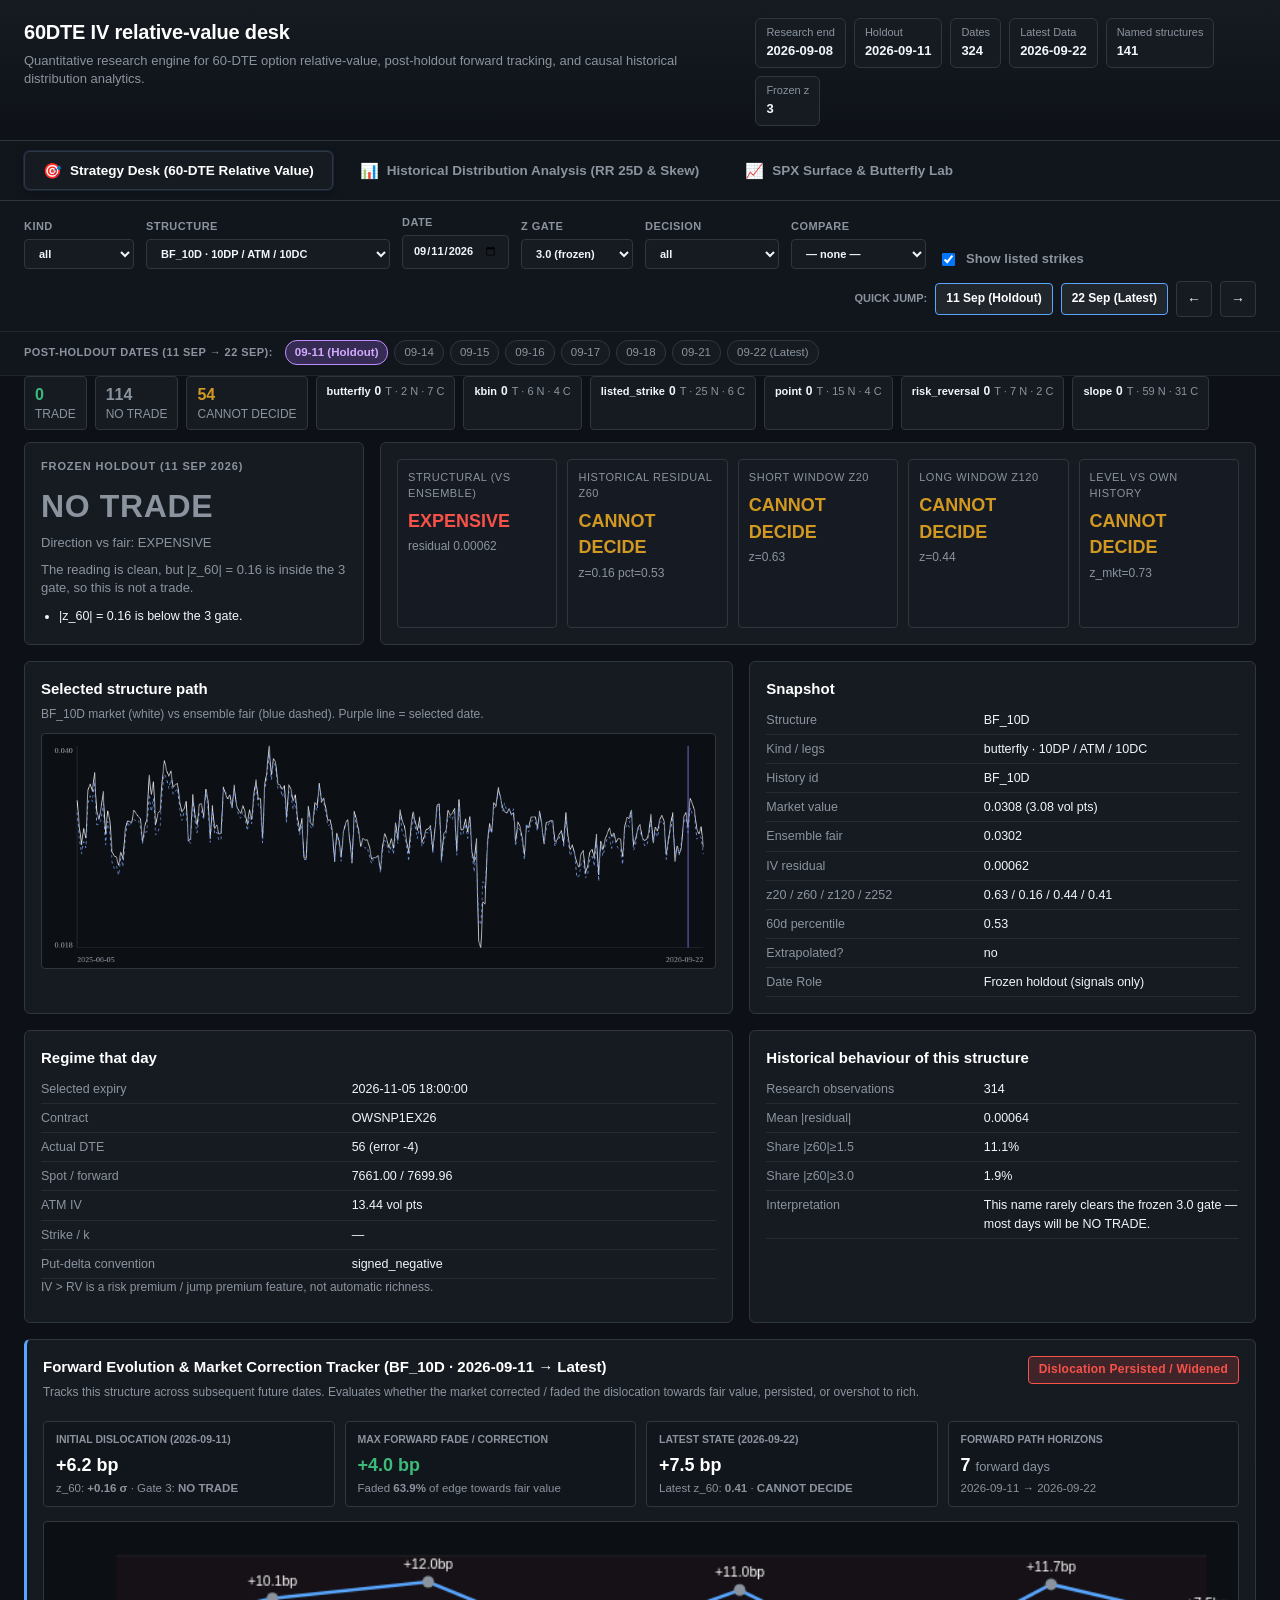
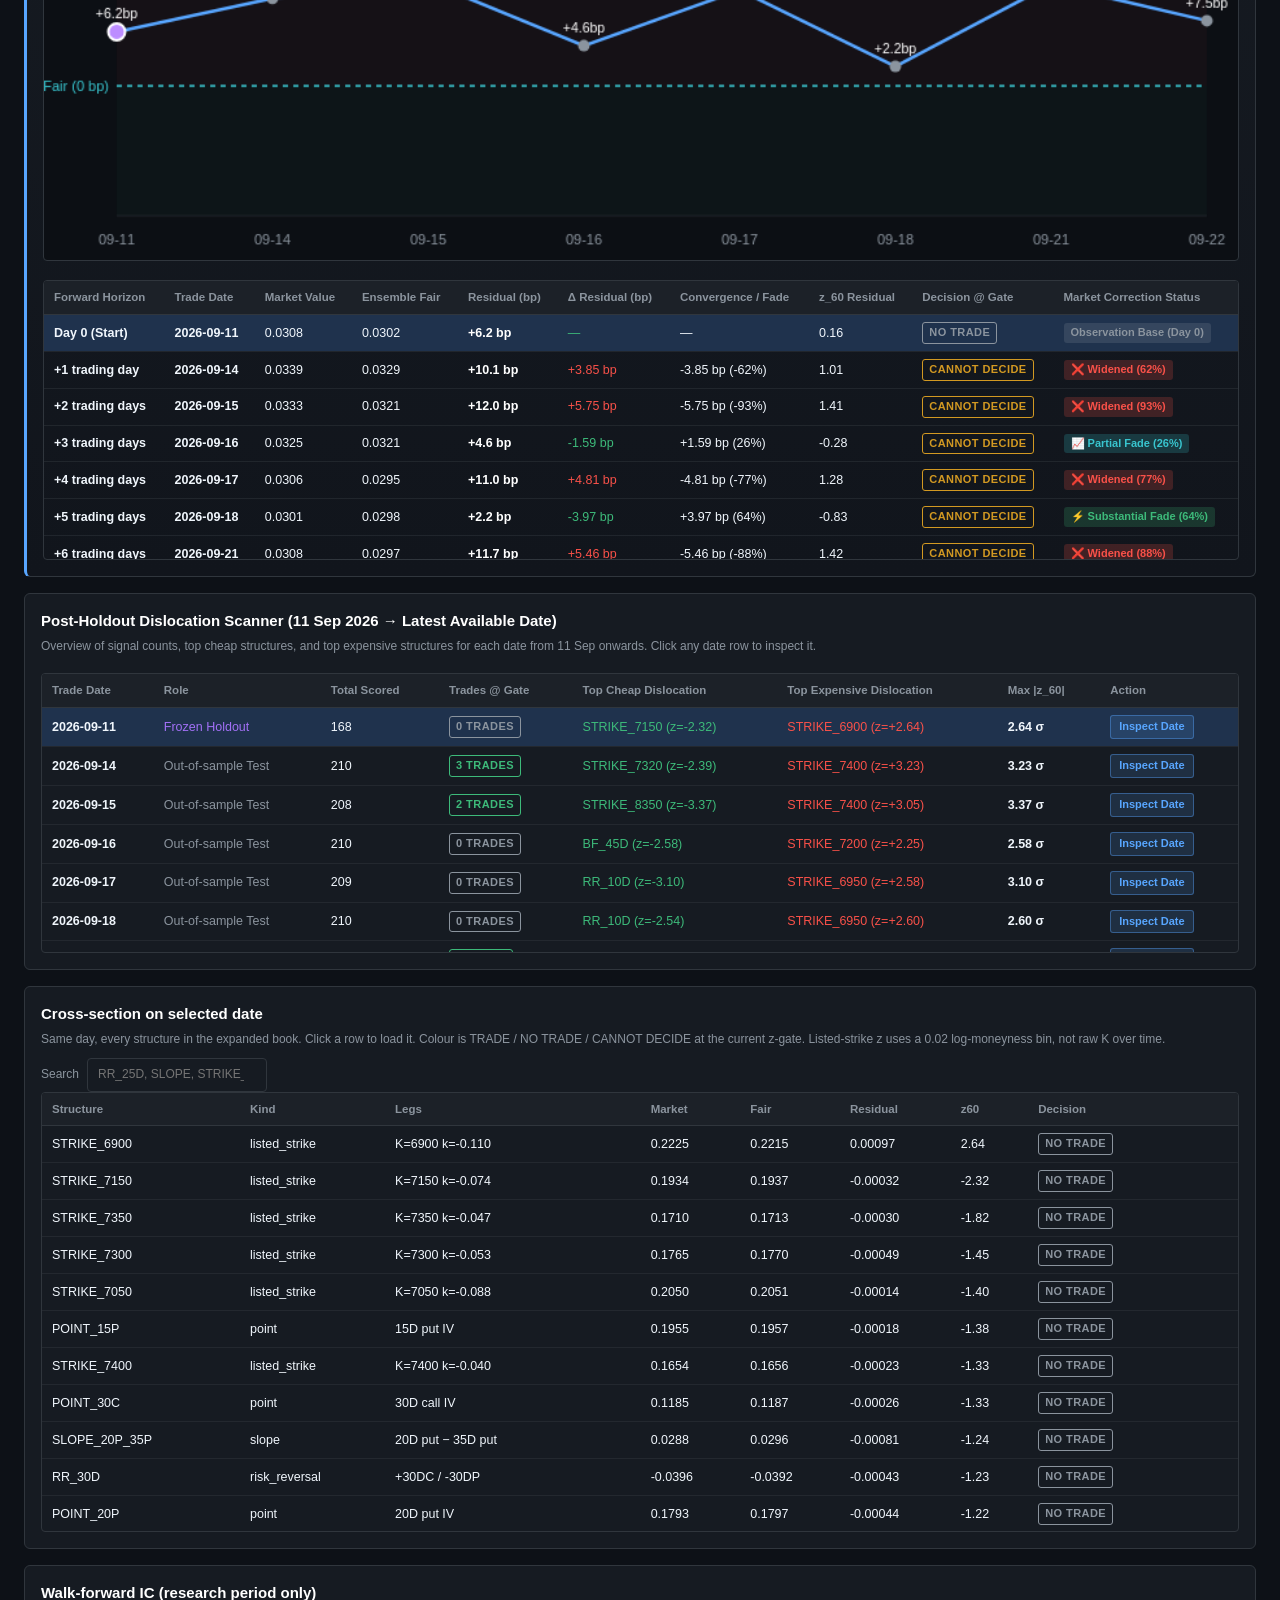
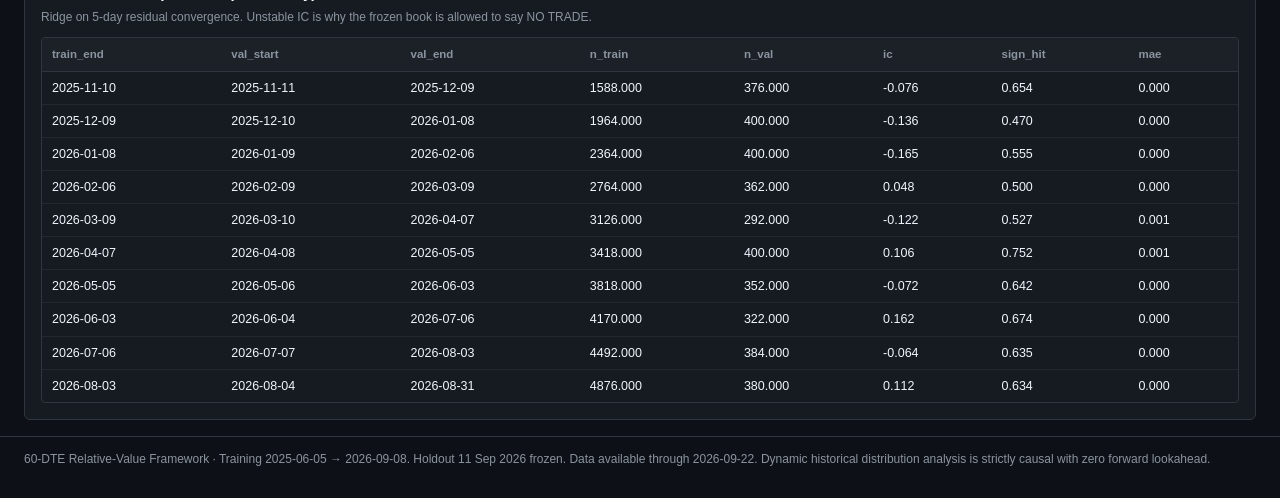
<file: dashboard/index.html>
<!DOCTYPE html>
<html lang="en">
<head>
  <meta charset="UTF-8" />
  <meta name="viewport" content="width=device-width, initial-scale=1" />
  <title>VolSurface Desk — Relative Value, Distribution &amp; SPX Butterfly Lab</title>
  <link rel="stylesheet" href="styles.css" />
</head>
<body>
  <header class="top">
    <div>
      <h1>60DTE IV relative-value desk</h1>
      <p class="sub">Quantitative research engine for 60-DTE option relative-value, post-holdout forward tracking, and causal historical distribution analytics.</p>
    </div>
    <div class="badges" id="metaBadges"></div>
  </header>

  <!-- Top-Level Navigation Bar: Seamless switching between Strategy Desk and Distribution Lab under 1 URL -->
  <nav class="main-nav">
    <button class="nav-tab active" id="tabStrategy" type="button">
      <span class="tab-icon">🎯</span> Strategy Desk (60-DTE Relative Value)
    </button>
    <button class="nav-tab" id="tabDistribution" type="button">
      <span class="tab-icon">📊</span> Historical Distribution Analysis (RR 25D &amp; Skew)
    </button>
    <button class="nav-tab" id="tabSurface" type="button">
      <span class="tab-icon">📈</span> SPX Surface &amp; Butterfly Lab
    </button>
  </nav>

  <!-- ==================== VIEW 1: STRATEGY DESK ==================== -->
  <main id="viewStrategy" class="desk-view active">
    <section class="controls">
      <label>Kind
        <select id="kind"></select>
      </label>
      <label>Structure
        <select id="structure"></select>
      </label>
      <label>Date
        <input id="date" type="date" />
      </label>
      <label>Z gate
        <select id="zGate">
          <option value="1">1.0</option>
          <option value="1.5">1.5 (analysis)</option>
          <option value="2">2.0</option>
          <option value="2.5">2.5</option>
          <option value="3" selected>3.0 (frozen)</option>
        </select>
      </label>
      <label>Decision
        <select id="decisionFilter">
          <option value="all">all</option>
          <option value="TRADE">TRADE</option>
          <option value="NO TRADE">NO TRADE</option>
          <option value="CANNOT DECIDE">CANNOT DECIDE</option>
        </select>
      </label>
      <label>Compare
        <select id="compare"><option value="">— none —</option></select>
      </label>
      <label class="check">
        <input id="showListed" type="checkbox" checked />
        Show listed strikes
      </label>
      <div class="post-holdout-bar">
        <span class="stepper-label">Quick Jump:</span>
        <button id="jumpTest" type="button" class="btn-highlight">11 Sep (Holdout)</button>
        <button id="jumpLatest" type="button" class="btn-highlight">22 Sep (Latest)</button>
        <button id="btnPrevDate" type="button" title="Previous Trading Day">&larr;</button>
        <button id="btnNextDate" type="button" title="Next Trading Day">&rarr;</button>
      </div>
    </section>

    <!-- Post-Holdout Stepper Chips (11 Sep -> Latest) -->
    <section class="post-holdout-strip">
      <span class="strip-label">Post-Holdout Dates (11 Sep &rarr; 22 Sep):</span>
      <div class="date-chips-wrap" id="postHoldoutChips"></div>
    </section>

    <section class="counts" id="countStrip"></section>

    <section class="verdict-row">
      <article class="verdict-card" id="verdictCard">
        <div class="kicker" id="verdictKicker">Frozen decision</div>
        <div class="verdict" id="verdictLabel">Loading panel…</div>
        <div class="direction" id="verdictDir"></div>
        <p class="why" id="verdictWhy"></p>
        <ul class="reasons" id="verdictReasons"></ul>
      </article>
      <article class="defs" id="defCards"></article>
    </section>

    <section class="grid">
      <article class="panel">
        <h2>Selected structure path</h2>
        <p class="caption" id="chartCaption">Market value vs ensemble fair · residual z overlay</p>
        <canvas id="chart" width="920" height="320"></canvas>
      </article>
      <article class="panel">
        <h2>Snapshot</h2>
        <table class="kv" id="snapTable"></table>
      </article>
      <article class="panel">
        <h2>Regime that day</h2>
        <table class="kv" id="regimeTable"></table>
        <p class="caption">IV &gt; RV is a risk premium / jump premium feature, not automatic richness.</p>
      </article>
      <article class="panel">
        <h2>Historical behaviour of this structure</h2>
        <table class="kv" id="histTable"></table>
      </article>
    </section>

    <!-- ==================== FORWARD EVOLUTION & MARKET CORRECTION TRACKER ==================== -->
    <section class="panel wide forward-panel" id="forwardTrackerSection">
      <div class="panel-header">
        <div>
          <h2>Forward Evolution &amp; Market Correction Tracker (<span id="fwdStructLabel">RR_25D</span> &middot; <span id="fwdStartLabel">11 Sep 2026</span> &rarr; Latest)</h2>
          <p class="caption" id="fwdTrackerCaption">
            Tracks this structure across subsequent future dates. Evaluates whether the market corrected / faded the dislocation towards fair value, persisted, or overshot to rich.
          </p>
        </div>
        <div class="fwd-summary-badge" id="fwdSummaryBadge"></div>
      </div>

      <!-- Forward Summary KPI Grid -->
      <div class="fwd-kpis" id="fwdKpis"></div>

      <!-- Forward Canvas Chart -->
      <div class="fwd-chart-wrap" style="margin: 14px 0;">
        <canvas id="fwdChart" width="920" height="260"></canvas>
      </div>

      <!-- Forward Tracking Table -->
      <div class="table-wrap" style="max-height: 280px;">
        <table class="data" id="fwdTable">
          <thead>
            <tr>
              <th>Forward Horizon</th>
              <th>Trade Date</th>
              <th>Market Value</th>
              <th>Ensemble Fair</th>
              <th>Residual (bp)</th>
              <th>&Delta; Residual (bp)</th>
              <th>Convergence / Fade</th>
              <th>z_60 Residual</th>
              <th>Decision @ Gate</th>
              <th>Market Correction Status</th>
            </tr>
          </thead>
          <tbody id="fwdTableBody"></tbody>
        </table>
      </div>
    </section>

    <!-- ==================== POST-HOLDOUT TRADE SCANNER (11 SEP -> LATEST) ==================== -->
    <section class="panel wide" id="postHoldoutScannerSection">
      <div class="panel-header">
        <div>
          <h2>Post-Holdout Dislocation Scanner (11 Sep 2026 &rarr; Latest Available Date)</h2>
          <p class="caption">
            Overview of signal counts, top cheap structures, and top expensive structures for each date from 11 Sep onwards. Click any date row to inspect it.
          </p>
        </div>
      </div>
      <div class="table-wrap" style="max-height: 280px;">
        <table class="data" id="postHoldoutTable">
          <thead>
            <tr>
              <th>Trade Date</th>
              <th>Role</th>
              <th>Total Scored</th>
              <th>Trades @ Gate</th>
              <th>Top Cheap Dislocation</th>
              <th>Top Expensive Dislocation</th>
              <th>Max |z_60|</th>
              <th>Action</th>
            </tr>
          </thead>
          <tbody id="postHoldoutTableBody"></tbody>
        </table>
      </div>
    </section>

    <section class="panel wide">
      <h2>Cross-section on selected date</h2>
      <p class="caption">Same day, every structure in the expanded book. Click a row to load it. Colour is TRADE / NO TRADE / CANNOT DECIDE at the current z-gate. Listed-strike z uses a 0.02 log-moneyness bin, not raw K over time.</p>
      <label class="inline">Search
        <input id="crossSearch" type="search" placeholder="RR_25D, SLOPE, STRIKE_7700…" />
      </label>
      <div class="table-wrap">
        <table class="data" id="crossTable">
          <thead></thead>
          <tbody></tbody>
        </table>
      </div>
    </section>

    <section class="panel wide">
      <h2>Walk-forward IC (research period only)</h2>
      <p class="caption">Ridge on 5-day residual convergence. Unstable IC is why the frozen book is allowed to say NO TRADE.</p>
      <div class="table-wrap">
        <table class="data" id="wfTable">
          <thead></thead>
          <tbody></tbody>
        </table>
      </div>
    </section>
  </main>

  <!-- ==================== VIEW 2: HISTORICAL DISTRIBUTION LAB ==================== -->
  <main id="viewDistribution" class="desk-view" style="display:none;">
    <section class="analysis-hero">
      <div class="hero-left">
        <h2>Historical Distribution Lab &middot; 25-Delta Risk Reversal</h2>
        <p class="sub">
          Strictly causal, zero-lookahead distribution analysis. For any date <em>t</em>, the reference distribution
          is formed strictly from trading days prior to <em>t</em> (&lt; <em>t</em>). Evaluates where today's skew lies
          in standard deviations (Z-score) and historical percentile rank.
        </p>
      </div>
      <div class="hero-badges" id="distMetaBadges"></div>
    </section>

    <section class="controls dist-controls">
      <label>Structure
        <select id="distStructure">
          <option value="RR_25D" selected>RR_25D (+25DC / -25DP Skew)</option>
          <option value="RR_10D">RR_10D (+10DC / -10DP Wing Skew)</option>
          <option value="RR_15D">RR_15D (+15DC / -15DP Skew)</option>
          <option value="RR_20D">RR_20D (+20DC / -20DP Skew)</option>
          <option value="RR_30D">RR_30D (+30DC / -30DP Skew)</option>
          <option value="BF_25D">BF_25D (25D Fly / Convexity)</option>
          <option value="BF_10D">BF_10D (10D Wing Fly)</option>
          <option value="BF_20D">BF_20D (20D Fly)</option>
          <option value="ATM_IV">ATM_IV (ATM Vol Level)</option>
        </select>
      </label>
      <label>Metric
        <select id="distMetric">
          <option value="market_value" selected>Market Value (Implied Volatility / Skew)</option>
          <option value="residual">Model Residual (Market IV - Fair Smile)</option>
        </select>
      </label>
      <label>Historical Baseline Window
        <select id="distWindow">
          <option value="expanding" selected>Full Expanding History (&lt; Date)</option>
          <option value="rolling60">Rolling 60 Days (&lt; Date)</option>
          <option value="rolling120">Rolling 120 Days (&lt; Date)</option>
        </select>
      </label>
      <label>Selected Date
        <input id="distDate" type="date" />
      </label>
      <div class="filter-btn-group">
        <span class="group-label">Quick Periods:</span>
        <button type="button" class="btn-chip active" id="btnFilterAugSep">Aug &amp; Sep 2026</button>
        <button type="button" class="btn-chip" id="btnFilterAug">August 2026</button>
        <button type="button" class="btn-chip" id="btnFilterSep">September 2026</button>
        <button type="button" class="btn-chip" id="btnFilterAll">All History</button>
      </div>
    </section>

    <!-- Key Metrics KPI Cards for the Selected Day -->
    <section class="kpi-banner" id="distKpiBanner"></section>

    <!-- Distribution Visualizer Charts Grid -->
    <section class="grid dist-grid">
      <article class="panel">
        <div class="panel-header">
          <div>
            <h2>Causal Historical Distribution Profile</h2>
            <p class="caption" id="distHistCaption">Frequency distribution of days strictly prior to selected date &middot; Today's location</p>
          </div>
          <div class="chart-legend" id="distChartLegend"></div>
        </div>
        <canvas id="distDensityCanvas" width="920" height="340"></canvas>
      </article>

      <article class="panel">
        <div class="panel-header">
          <div>
            <h2>Trajectory &amp; Historical Confidence Bands</h2>
            <p class="caption" id="distTrendCaption">Daily path across August &amp; September 2026 with causal &plusmn;1&sigma; and &plusmn;2&sigma; envelopes</p>
          </div>
          <div class="chart-legend" id="distTrendLegend"></div>
        </div>
        <canvas id="distTrendCanvas" width="920" height="340"></canvas>
      </article>
    </section>

    <!-- Daily Inspection Table -->
    <section class="panel wide">
      <div class="table-header-row">
        <div>
          <h2>Daily Inspection Table &middot; August &amp; September 2026 (through Sep 22)</h2>
          <p class="caption">
            Click any row to load that day's distribution profile and confidence intervals.
            All statistics are strictly causal: day <em>t</em> is compared strictly to days prior to <em>t</em>.
          </p>
        </div>
        <div class="table-actions">
          <label class="inline">
            Search:
            <input id="distTableSearch" type="search" placeholder="Filter date or value..." />
          </label>
          <label class="inline">
            Z Filter:
            <select id="distZFilter">
              <option value="all">All Z-Scores</option>
              <option value="gt1">|Z| &ge; 1.0 &sigma;</option>
              <option value="gt15">|Z| &ge; 1.5 &sigma;</option>
              <option value="gt2">|Z| &ge; 2.0 &sigma; (Extremes)</option>
            </select>
          </label>
          <button id="btnExportCsv" type="button" class="btn-action">Download CSV</button>
        </div>
      </div>
      <div class="table-wrap dist-table-wrap">
        <table class="data" id="distTable">
          <thead>
            <tr>
              <th>Trade Date</th>
              <th>DTE</th>
              <th>Spot</th>
              <th>Forward</th>
              <th>Call IV (25D)</th>
              <th>Put IV (25D)</th>
              <th>RR 25D Value</th>
              <th>Prior Days (N)</th>
              <th>Prior Mean (&mu;)</th>
              <th>Prior Std (&sigma;)</th>
              <th>Z-Score (&sigma;)</th>
              <th>Percentile Rank</th>
              <th>Prior Range [Min, Max]</th>
              <th>Action</th>
            </tr>
          </thead>
          <tbody id="distTableBody"></tbody>
        </table>
      </div>
    </section>
  </main>

  <main id="viewSurface" class="desk-view" style="display:none;">
    <iframe
      id="surfaceFrame"
      class="surface-frame"
      title="SPX Volatility Surface and Butterfly Lab"
      src="about:blank"
    ></iframe>
  </main>

  <footer>
    60-DTE Relative-Value Framework &middot; Training 2025-06-05 &rarr; 2026-09-08. Holdout 11 Sep 2026 frozen.
    Data available through 2026-09-22. Dynamic historical distribution analysis is strictly causal with zero forward lookahead.
  </footer>
  <script src="app.js"></script>
</body>
</html>
</file>
<file: dashboard/styles.css>
:root {
  --bg: #0d1117;
  --panel: #161b22;
  --panel-hover: #1c2128;
  --line: #30363d;
  --text: #f0f6fc;
  --muted: #8b949e;
  --cheap: #3dba7a;
  --exp: #f85149;
  --undecided: #d29922;
  --accent: #58a6ff;
  --accent-glow: rgba(88, 166, 255, 0.18);
  --hold: #a371f7;
  --cyan: #39c5cf;
  --border-radius: 6px;
}
* { box-sizing: border-box; }
html, body {
  margin: 0;
  background: var(--bg);
  color: var(--text);
  font: 14px/1.45 -apple-system, BlinkMacSystemFont, "Segoe UI", Roboto, Helvetica, Arial, sans-serif;
  -webkit-font-smoothing: antialiased;
}

/* Header */
.top {
  display: flex;
  justify-content: space-between;
  gap: 16px;
  padding: 18px 24px 14px;
  border-bottom: 1px solid var(--line);
  background: linear-gradient(180deg, #161b22 0%, #0d1117 100%);
}
h1 { margin: 0; font-size: 20px; font-weight: 650; letter-spacing: -0.01em; color: #fff; }
.sub { margin: 5px 0 0; color: var(--muted); max-width: 760px; font-size: 13px; line-height: 1.4; }
.badges { display: flex; flex-wrap: wrap; gap: 8px; align-items: flex-start; }
.badge {
  border: 1px solid var(--line);
  background: var(--panel);
  padding: 6px 10px;
  font-size: 11px;
  color: var(--muted);
  border-radius: var(--border-radius);
}
.badge b { color: var(--text); display: block; font-size: 13px; margin-top: 1px; }

/* Top Navigation Tabs */
.main-nav {
  display: flex;
  flex-wrap: wrap;
  gap: 8px;
  padding: 10px 24px;
  background: #11151c;
  border-bottom: 1px solid var(--line);
}
.nav-tab {
  display: inline-flex;
  align-items: center;
  gap: 8px;
  background: transparent;
  color: var(--muted);
  border: 1px solid transparent;
  padding: 9px 18px;
  font-size: 13.5px;
  font-weight: 600;
  line-height: 1.3;
  border-radius: 6px;
  cursor: pointer;
  white-space: nowrap;
  transition: all 0.15s ease-in-out;
}
.nav-tab:hover {
  color: var(--text);
  background: rgba(255, 255, 255, 0.04);
}
.nav-tab.active {
  color: #fff;
  background: var(--panel);
  border-color: var(--line);
  box-shadow: 0 2px 8px rgba(0, 0, 0, 0.3), 0 0 0 1px var(--accent-glow);
}
.tab-icon { font-size: 15px; }

/* Controls bar */
.controls {
  display: flex;
  flex-wrap: wrap;
  gap: 12px;
  padding: 14px 24px;
  align-items: end;
  background: #11151c;
  border-bottom: 1px solid rgba(48, 54, 61, 0.6);
}
.controls label {
  display: flex;
  flex-direction: column;
  gap: 4px;
  color: var(--muted);
  font-size: 11px;
  font-weight: 600;
  letter-spacing: 0.04em;
  text-transform: uppercase;
}
select, input, button {
  background: var(--panel);
  color: var(--text);
  border: 1px solid var(--line);
  padding: 7px 10px;
  font: inherit;
  border-radius: 4px;
}
select:focus, input:focus, button:focus {
  outline: none;
  border-color: var(--accent);
  box-shadow: 0 0 0 2px var(--accent-glow);
}
button { cursor: pointer; transition: background 0.15s, border-color 0.15s; }
button:hover { border-color: var(--accent); background: var(--panel-hover); }

/* Strategy Desk Verdict & Cards */
.verdict-row { display: grid; grid-template-columns: 340px 1fr; gap: 16px; padding: 0 24px 16px; }
.verdict-card, .panel, .defs {
  background: var(--panel);
  border: 1px solid var(--line);
  padding: 16px;
  border-radius: var(--border-radius);
}
.kicker { color: var(--muted); font-size: 11px; letter-spacing: 0.08em; text-transform: uppercase; font-weight: 600; }
.verdict { font-size: 32px; font-weight: 700; margin: 8px 0; letter-spacing: 0.02em; }
.verdict.cheap, .verdict.trade { color: var(--cheap); }
.verdict.expensive, .verdict.trade-exp { color: var(--exp); }
.verdict.undecided { color: var(--undecided); }
.verdict.notrade { color: #8b949e; }
.direction { color: var(--muted); font-size: 13px; margin: -4px 0 8px; }
.why { color: var(--muted); margin: 0 0 10px; font-size: 13px; line-height: 1.4; }
.reasons { margin: 0; padding-left: 18px; color: var(--text); font-size: 12.5px; }
.reasons li { margin: 3px 0; }
.defs { display: grid; grid-template-columns: repeat(auto-fit, minmax(160px, 1fr)); gap: 10px; }
.def { border: 1px solid var(--line); padding: 10px; border-radius: 4px; background: rgba(22, 27, 34, 0.5); }
.def .name { color: var(--muted); font-size: 11px; text-transform: uppercase; letter-spacing: 0.05em; }
.def .val { font-size: 18px; font-weight: 650; margin-top: 6px; }
.def.cheap .val { color: var(--cheap); }
.def.expensive .val { color: var(--exp); }
.def.undecided .val { color: var(--undecided); }
.def .detail { color: var(--muted); font-size: 12px; margin-top: 4px; }

/* Grid & Panels */
.grid { display: grid; grid-template-columns: 1.4fr 1fr; gap: 16px; padding: 0 24px 16px; }
.wide { margin: 0 24px 16px; }
h2 { margin: 0 0 6px; font-size: 15px; font-weight: 650; color: #fff; }
.caption { color: var(--muted); margin: 0 0 10px; font-size: 12px; }
canvas { width: 100%; height: auto; background: #0c0f14; border: 1px solid var(--line); border-radius: 4px; }
.kv { width: 100%; border-collapse: collapse; }
.kv th, .kv td { text-align: left; padding: 5px 0; border-bottom: 1px solid rgba(48, 54, 61, 0.6); vertical-align: top; font-size: 12.5px; }
.kv th { color: var(--muted); font-weight: 500; width: 46%; }
.table-wrap { overflow: auto; max-height: 440px; border: 1px solid var(--line); border-radius: 4px; }
.data { width: 100%; border-collapse: collapse; font-size: 12.5px; }
.data th { position: sticky; top: 0; background: #1c2128; text-align: left; padding: 8px 10px; color: var(--muted); font-weight: 600; font-size: 11.5px; border-bottom: 1px solid var(--line); }
.data td { padding: 7px 10px; border-top: 1px solid rgba(48, 54, 61, 0.5); cursor: pointer; }
.data tr:hover td { background: #21262d; }
.data tr.active td { background: #1f324d; font-weight: 500; }

.pill { display: inline-block; padding: 2px 6px; border: 1px solid currentColor; font-size: 11px; letter-spacing: 0.04em; border-radius: 3px; font-weight: 600; }
.pill.cheap, .pill.trade { color: var(--cheap); }
.pill.expensive, .pill.trade-exp { color: var(--exp); }
.pill.undecided { color: var(--undecided); }
.pill.notrade { color: #8b949e; }
.counts { display: flex; flex-wrap: wrap; gap: 8px; padding: 0 24px 12px; }
.count { border: 1px solid var(--line); background: var(--panel); padding: 6px 10px; font-size: 12px; color: var(--muted); border-radius: 4px; }
.count b { color: var(--text); display: block; font-size: 16px; }
.count.trade b { color: var(--cheap); }
.count.notrade b { color: #8b949e; }
.count.undecided b { color: var(--undecided); }
.count.muted {
  display: flex;
  flex-wrap: wrap;
  align-items: baseline;
  gap: 4px;
  font-size: 11px;
  line-height: 1.35;
}
.count.muted b { display: inline; font-size: 12px; }
.count-name { color: var(--text); font-weight: 650; }
.controls .check { flex-direction: row; align-items: center; gap: 8px; text-transform: none; letter-spacing: 0; font-size: 13px; }
.inline { display: inline-flex; align-items: center; gap: 8px; color: var(--muted); font-size: 12px; }
.inline input { min-width: 180px; }

/* ==================== VIEW 2: HISTORICAL DISTRIBUTION LAB STYLES ==================== */
.analysis-hero {
  display: flex;
  justify-content: space-between;
  align-items: center;
  gap: 20px;
  padding: 16px 24px;
  background: linear-gradient(90deg, #131924 0%, #161b22 100%);
  border-bottom: 1px solid var(--line);
}
.hero-left h2 { font-size: 18px; margin: 0 0 4px; color: #fff; }
.hero-badges { display: flex; gap: 8px; flex-wrap: wrap; }

.filter-btn-group {
  display: flex;
  align-items: center;
  gap: 6px;
  margin-left: auto;
}
.group-label {
  font-size: 11px;
  color: var(--muted);
  text-transform: uppercase;
  font-weight: 600;
  margin-right: 4px;
}
.btn-chip {
  background: var(--panel);
  border: 1px solid var(--line);
  color: var(--muted);
  padding: 5px 12px;
  font-size: 12px;
  font-weight: 500;
  border-radius: 14px;
}
.btn-chip:hover {
  color: #fff;
  border-color: var(--accent);
}
.btn-chip.active {
  background: var(--accent);
  color: #0d1117;
  border-color: var(--accent);
  font-weight: 650;
}

/* KPI Banner */
.kpi-banner {
  display: grid;
  grid-template-columns: repeat(auto-fit, minmax(180px, 1fr));
  gap: 12px;
  padding: 16px 24px;
}
.kpi-card {
  background: var(--panel);
  border: 1px solid var(--line);
  padding: 14px;
  border-radius: var(--border-radius);
  position: relative;
  overflow: hidden;
  transition: transform 0.15s, border-color 0.15s;
}
.kpi-card:hover {
  border-color: rgba(88, 166, 255, 0.4);
  transform: translateY(-1px);
}
.kpi-card .kpi-title {
  color: var(--muted);
  font-size: 11px;
  text-transform: uppercase;
  letter-spacing: 0.05em;
  font-weight: 600;
}
.kpi-card .kpi-val {
  font-size: 24px;
  font-weight: 700;
  margin: 6px 0 4px;
  letter-spacing: -0.01em;
  color: #fff;
}
.kpi-card .kpi-val.highlight-accent { color: var(--accent); }
.kpi-card .kpi-val.highlight-cheap { color: var(--cheap); }
.kpi-card .kpi-val.highlight-exp { color: var(--exp); }
.kpi-card .kpi-val.highlight-cyan { color: var(--cyan); }
.kpi-card .kpi-sub {
  color: var(--muted);
  font-size: 12px;
  line-height: 1.35;
}

/* Z-Score badge colors */
.z-badge {
  display: inline-block;
  padding: 3px 8px;
  border-radius: 4px;
  font-weight: 700;
  font-size: 12px;
  letter-spacing: 0.02em;
}
.z-badge.z-flat { background: rgba(57, 197, 207, 0.15); color: #39c5cf; border: 1px solid #39c5cf; }
.z-badge.z-steep { background: rgba(248, 81, 73, 0.15); color: #f85149; border: 1px solid #f85149; }
.z-badge.z-normal { background: rgba(139, 148, 158, 0.15); color: #8b949e; border: 1px solid var(--line); }
.z-badge.z-extreme { background: rgba(163, 113, 247, 0.2); color: #bc8cff; border: 1px solid #bc8cff; }

/* Percentile mini-bar */
.pct-cell {
  display: flex;
  align-items: center;
  gap: 8px;
}
.pct-bar-wrap {
  flex: 1;
  min-width: 60px;
  height: 6px;
  background: #21262d;
  border-radius: 3px;
  overflow: hidden;
}
.pct-bar-fill {
  height: 100%;
  border-radius: 3px;
  background: linear-gradient(90deg, #f85149 0%, #d29922 45%, #3dba7a 80%, #39c5cf 100%);
  transition: width 0.3s ease;
}
.pct-num {
  font-weight: 600;
  font-size: 12px;
  min-width: 48px;
  text-align: right;
}

/* Visualizer grid */
.dist-grid {
  grid-template-columns: 1fr 1fr;
  padding-bottom: 16px;
}
.panel-header {
  display: flex;
  justify-content: space-between;
  align-items: flex-start;
  margin-bottom: 8px;
}
.chart-legend {
  display: flex;
  gap: 12px;
  font-size: 11.5px;
  color: var(--muted);
}
.legend-item {
  display: flex;
  align-items: center;
  gap: 5px;
}
.legend-dot {
  width: 9px;
  height: 9px;
  border-radius: 2px;
}

/* Table Toolbar & Actions */
.table-header-row {
  display: flex;
  justify-content: space-between;
  align-items: center;
  flex-wrap: wrap;
  gap: 12px;
  margin-bottom: 12px;
}
.table-actions {
  display: flex;
  align-items: center;
  gap: 12px;
}
.btn-action {
  background: #21262d;
  color: var(--text);
  border: 1px solid var(--line);
  font-size: 12px;
  font-weight: 600;
  padding: 6px 12px;
  border-radius: 4px;
}
.btn-action:hover {
  background: #30363d;
  border-color: var(--muted);
}
.btn-inspect {
  background: rgba(88, 166, 255, 0.15);
  color: var(--accent);
  border: 1px solid rgba(88, 166, 255, 0.4);
  padding: 3px 8px;
  font-size: 11px;
  font-weight: 600;
  border-radius: 3px;
  cursor: pointer;
}
.btn-inspect:hover {
  background: var(--accent);
  color: #0d1117;
}

/* ==================== FORWARD TRACKER & POST-HOLDOUT STYLES ==================== */
.post-holdout-bar {
  display: flex;
  align-items: center;
  flex-wrap: wrap;
  gap: 8px;
  margin-left: auto;
}
.surface-frame {
  display: block;
  width: 100%;
  height: calc(100vh - 132px);
  min-height: 760px;
  border: 0;
  background: #090d16;
}
body.show-surface footer { display: none; }
.stepper-label {
  font-size: 11px;
  color: var(--muted);
  text-transform: uppercase;
  font-weight: 600;
}
.btn-highlight {
  background: #21262d;
  color: #fff;
  border: 1px solid var(--accent);
  font-weight: 600;
  font-size: 12px;
  padding: 6px 10px;
  border-radius: 4px;
}
.btn-highlight:hover {
  background: var(--accent);
  color: #0d1117;
}

.post-holdout-strip {
  display: flex;
  align-items: center;
  gap: 12px;
  padding: 8px 24px 10px;
  background: #11151c;
  border-bottom: 1px solid rgba(48, 54, 61, 0.5);
}
.strip-label {
  font-size: 11px;
  color: var(--muted);
  text-transform: uppercase;
  font-weight: 600;
  letter-spacing: 0.04em;
}
.date-chips-wrap {
  display: flex;
  gap: 6px;
  flex-wrap: wrap;
}
.date-chip {
  background: var(--panel);
  border: 1px solid var(--line);
  color: var(--muted);
  padding: 3px 9px;
  font-size: 11.5px;
  font-weight: 500;
  border-radius: 12px;
  cursor: pointer;
  transition: all 0.15s;
}
.date-chip:hover {
  color: #fff;
  border-color: var(--accent);
}
.date-chip.active {
  background: rgba(88, 166, 255, 0.2);
  color: var(--accent);
  border-color: var(--accent);
  font-weight: 700;
}
.date-chip.holdout-chip {
  border-color: var(--hold);
  color: var(--hold);
}
.date-chip.holdout-chip.active {
  background: rgba(163, 113, 247, 0.25);
  color: #d2a8ff;
  border-color: #bc8cff;
}

/* Forward Tracker Section */
.forward-panel {
  border-left: 3px solid var(--accent);
  background: linear-gradient(180deg, #161b22 0%, #11151c 100%);
}
.fwd-summary-badge {
  display: flex;
  gap: 8px;
  align-items: center;
}
.fwd-badge {
  padding: 4px 10px;
  border-radius: 4px;
  font-size: 12px;
  font-weight: 700;
  letter-spacing: 0.02em;
}
.fwd-badge.faded { background: rgba(61, 186, 122, 0.18); color: #3dba7a; border: 1px solid #3dba7a; }
.fwd-badge.widened { background: rgba(248, 81, 73, 0.18); color: #f85149; border: 1px solid #f85149; }
.fwd-badge.neutral { background: rgba(139, 148, 158, 0.18); color: #8b949e; border: 1px solid var(--line); }

.fwd-kpis {
  display: grid;
  grid-template-columns: repeat(auto-fit, minmax(180px, 1fr));
  gap: 10px;
  margin: 10px 0 14px;
}
.fwd-card {
  background: #11151c;
  border: 1px solid var(--line);
  padding: 10px 12px;
  border-radius: 4px;
}
.fwd-card .fwd-card-title {
  color: var(--muted);
  font-size: 10.5px;
  text-transform: uppercase;
  font-weight: 600;
}
.fwd-card .fwd-card-val {
  font-size: 18px;
  font-weight: 700;
  margin: 4px 0 2px;
  color: #fff;
}
.fwd-card .fwd-card-sub {
  color: var(--muted);
  font-size: 11.5px;
}

/* Status pills for forward table */
.fwd-pill {
  display: inline-block;
  padding: 2px 7px;
  border-radius: 3px;
  font-size: 11px;
  font-weight: 600;
}
.fwd-pill.faded-full { background: rgba(61, 186, 122, 0.2); color: #3dba7a; }
.fwd-pill.faded-part { background: rgba(57, 197, 207, 0.2); color: #39c5cf; }
.fwd-pill.persisted { background: rgba(210, 153, 34, 0.2); color: #d29922; }
.fwd-pill.widened { background: rgba(248, 81, 73, 0.2); color: #f85149; }
.fwd-pill.neutral { background: rgba(139, 148, 158, 0.2); color: #8b949e; }

footer { padding: 14px 24px 30px; color: var(--muted); font-size: 12px; border-top: 1px solid var(--line); }

@media (max-width: 1080px) {
  .dist-grid { grid-template-columns: 1fr; }
  .verdict-row, .grid { grid-template-columns: 1fr; }
  .table-header-row { flex-direction: column; align-items: flex-start; }
  .post-holdout-bar { margin-left: 0; width: 100%; }
  .analysis-hero, .panel-header, .top { flex-wrap: wrap; }
  .nav-tab { white-space: normal; }
}
</file>
